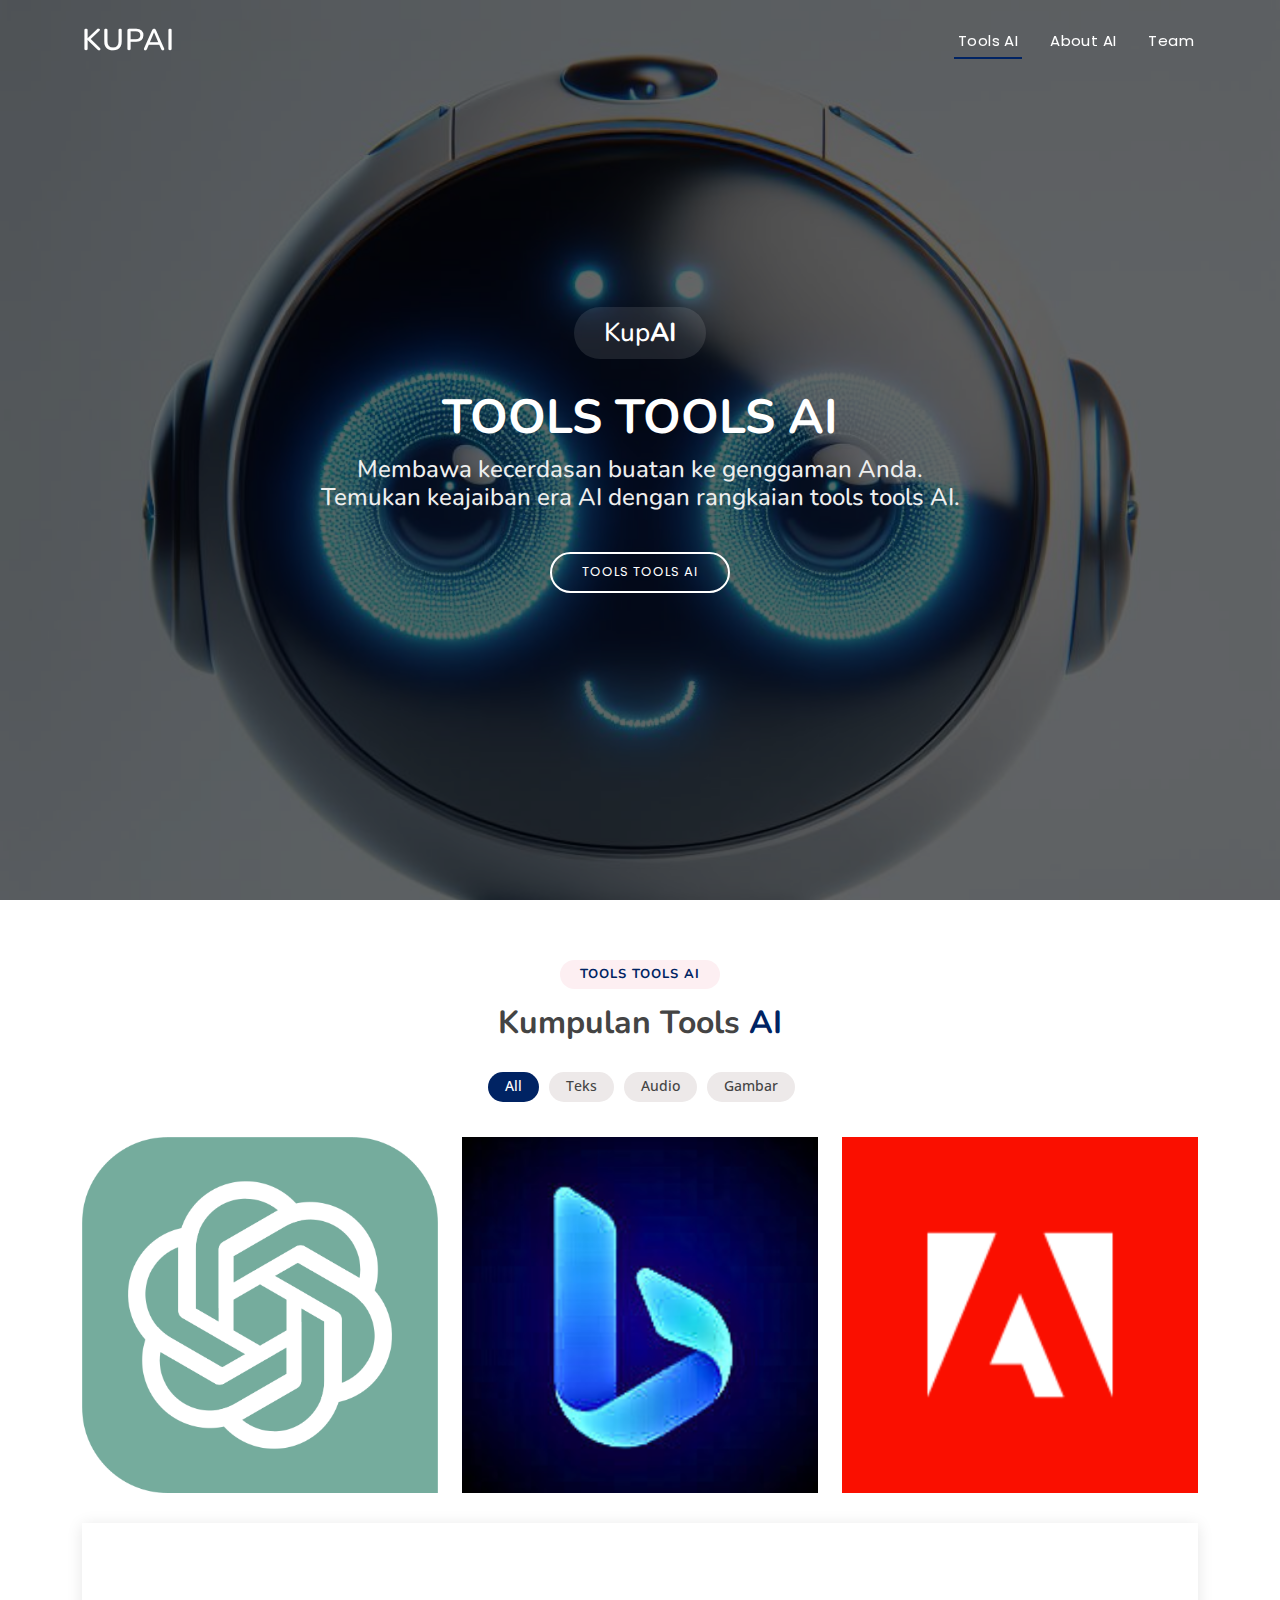
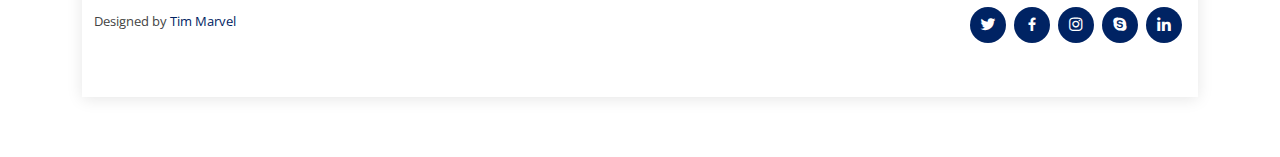
<file: index.html>
<!DOCTYPE html>
<html lang="en">

<head>
  <meta charset="utf-8">
  <meta content="width=device-width, initial-scale=1.0" name="viewport">

  <title>KupAI</title>
  <meta content="" name="description">
  <meta content="" name="keywords">

  <!-- Favicons -->
  <link href="assets/img/icon.png" rel="icon">
  <link href="assets/img/icon.png" rel="apple-touch-icon">

  <!-- Google Fonts -->
  <link href="https://fonts.googleapis.com/css?family=Open+Sans:300,300i,400,400i,600,600i,700,700i|Nunito:300,300i,400,400i,600,600i,700,700i|Poppins:300,300i,400,400i,500,500i,600,600i,700,700i" rel="stylesheet">

  <!-- Vendor CSS Files -->
  <link href="assets/vendor/bootstrap/css/bootstrap.min.css" rel="stylesheet">
  <link href="assets/vendor/bootstrap-icons/bootstrap-icons.css" rel="stylesheet">
  <link href="assets/vendor/boxicons/css/boxicons.min.css" rel="stylesheet">
  <link href="assets/vendor/glightbox/css/glightbox.min.css" rel="stylesheet">
  <link href="assets/vendor/remixicon/remixicon.css" rel="stylesheet">
  <link href="assets/vendor/swiper/swiper-bundle.min.css" rel="stylesheet">

  <link href="assets/css/style.css" rel="stylesheet">

</head>

<body>

  <!-- ======= Header ======= -->
  <header id="header" class="fixed-top ">
    <div class="container d-flex align-items-center justify-content-between">

      <h1 class="logo"><a href="index.html">kupai</a></h1>

      <nav id="navbar" class="navbar">
        <ul>
          <li><a class="nav-link scrollto active" href="index.html">Tools AI</a></li>
          <li><a class="nav-link scrollto" href="artikel.html">About AI</a></li>
          <li><a class="nav-link scrollto" href="team.html">Team</a></li>
        </ul>
        <i class="bi bi-list mobile-nav-toggle"></i>
      </nav><!-- .navbar -->

    </div>
  </header><!-- End Header -->


  <!-- ======= Hero Section ======= -->
  <section id="hero">
    <div class="hero-container">
      <h3>Kup<strong>AI</strong></h3>
      <h1>Tools Tools AI</h1>
      <h2>
        Membawa kecerdasan buatan ke genggaman Anda. <br>Temukan keajaiban era AI dengan rangkaian tools tools AI.</h2>
      <a href="index.html" class="btn-get-started scrollto">Tools Tools AI</a>
    </div>
  </section>

  <main id="main">

    <!-- ======mulai======== -->

    <section id="portfolio" class="portfolio">
      <div class="container">
  
      <div class="section-title">
          <h2>Tools Tools AI</h2>
          <h3>Kumpulan Tools <span>AI</span></h3>
      </div>
  
      <div class="row">
          <div class="col-lg-12 d-flex justify-content-center">
          <ul id="portfolio-flters">
              <li data-filter="*" class="filter-active">All</li>
              <li data-filter=".filter-teks">Teks</li>
              <li data-filter=".filter-audio">Audio</li>
              <li data-filter=".filter-gambar">Gambar</li>
          </ul>
          </div>
      </div>
  
<div class="row portfolio-container">
  <!-- =============(start Thafidz)============== -->
<div class="col-lg-4 col-md-6 portfolio-item filter-teks">
<a href="https://chat.openai.com/"><img src="./assets/img/ai/ChatGPT_logo.png" class="img-fluid" alt=""></a>
<div class="portfolio-info">
    <h4>ChatGPT</h4>
    <p>Ai untuk Teks</p>
</div>
</div>

<div class="col-lg-4 col-md-6 portfolio-item filter-gambar">
<a href="https://www.bing.com/search?q=Bing+AI&showconv=1&wlexpsignin=1"><img src="./assets/img/ai/bing.png" class="img-fluid" alt=""></a>
<div class="portfolio-info">
  <h4>Bing</h4>
  <p>Ai untuk gambar</p>
</div>
</div>

<div class="col-lg-4 col-md-6 portfolio-item filter-audio">
<a href="https://podcast.adobe.com/"><img src="./assets/img/ai/adobe-podcast.png" class="img-fluid" alt=""></a>
<div class="portfolio-info">
  <h4>Adobe podcast</h4>
  <p>Ai untuk audio</p>
</div>
</div>
<!-------->
</div>

  <!-- ======= Footer ======= -->
  <footer id="footer">

    <div class="footer-top">
      <div class="container">
        <div class="row">



    <div class="container d-md-flex py-4">

      <div class="me-md-auto text-center text-md-start">
        <div class="credits">
          Designed by <a href="team.html">Tim Marvel</a>
        </div>
      </div>
      <div class="social-links text-center text-md-right pt-3 pt-md-0">
        <a href="#" class="twitter"><i class="bx bxl-twitter"></i></a>
        <a href="#" class="facebook"><i class="bx bxl-facebook"></i></a>
        <a href="#" class="instagram"><i class="bx bxl-instagram"></i></a>
        <a href="#" class="google-plus"><i class="bx bxl-skype"></i></a>
        <a href="#" class="linkedin"><i class="bx bxl-linkedin"></i></a>
      </div>
    </div>
  </footer><!-- End Footer -->

  <a href="#" class="back-to-top d-flex align-items-center justify-content-center"><i class="bi bi-arrow-up-short"></i></a>

  <!-- Vendor JS Files -->
  <script src="assets/vendor/bootstrap/js/bootstrap.bundle.min.js"></script>
  <script src="assets/vendor/glightbox/js/glightbox.min.js"></script>
  <script src="assets/vendor/isotope-layout/isotope.pkgd.min.js"></script>
  <script src="assets/vendor/swiper/swiper-bundle.min.js"></script>
  <script src="assets/vendor/php-email-form/validate.js"></script>

  <!-- Template Main JS File -->
  <script src="assets/js/main.js"></script>

</body>

</html>
</file>
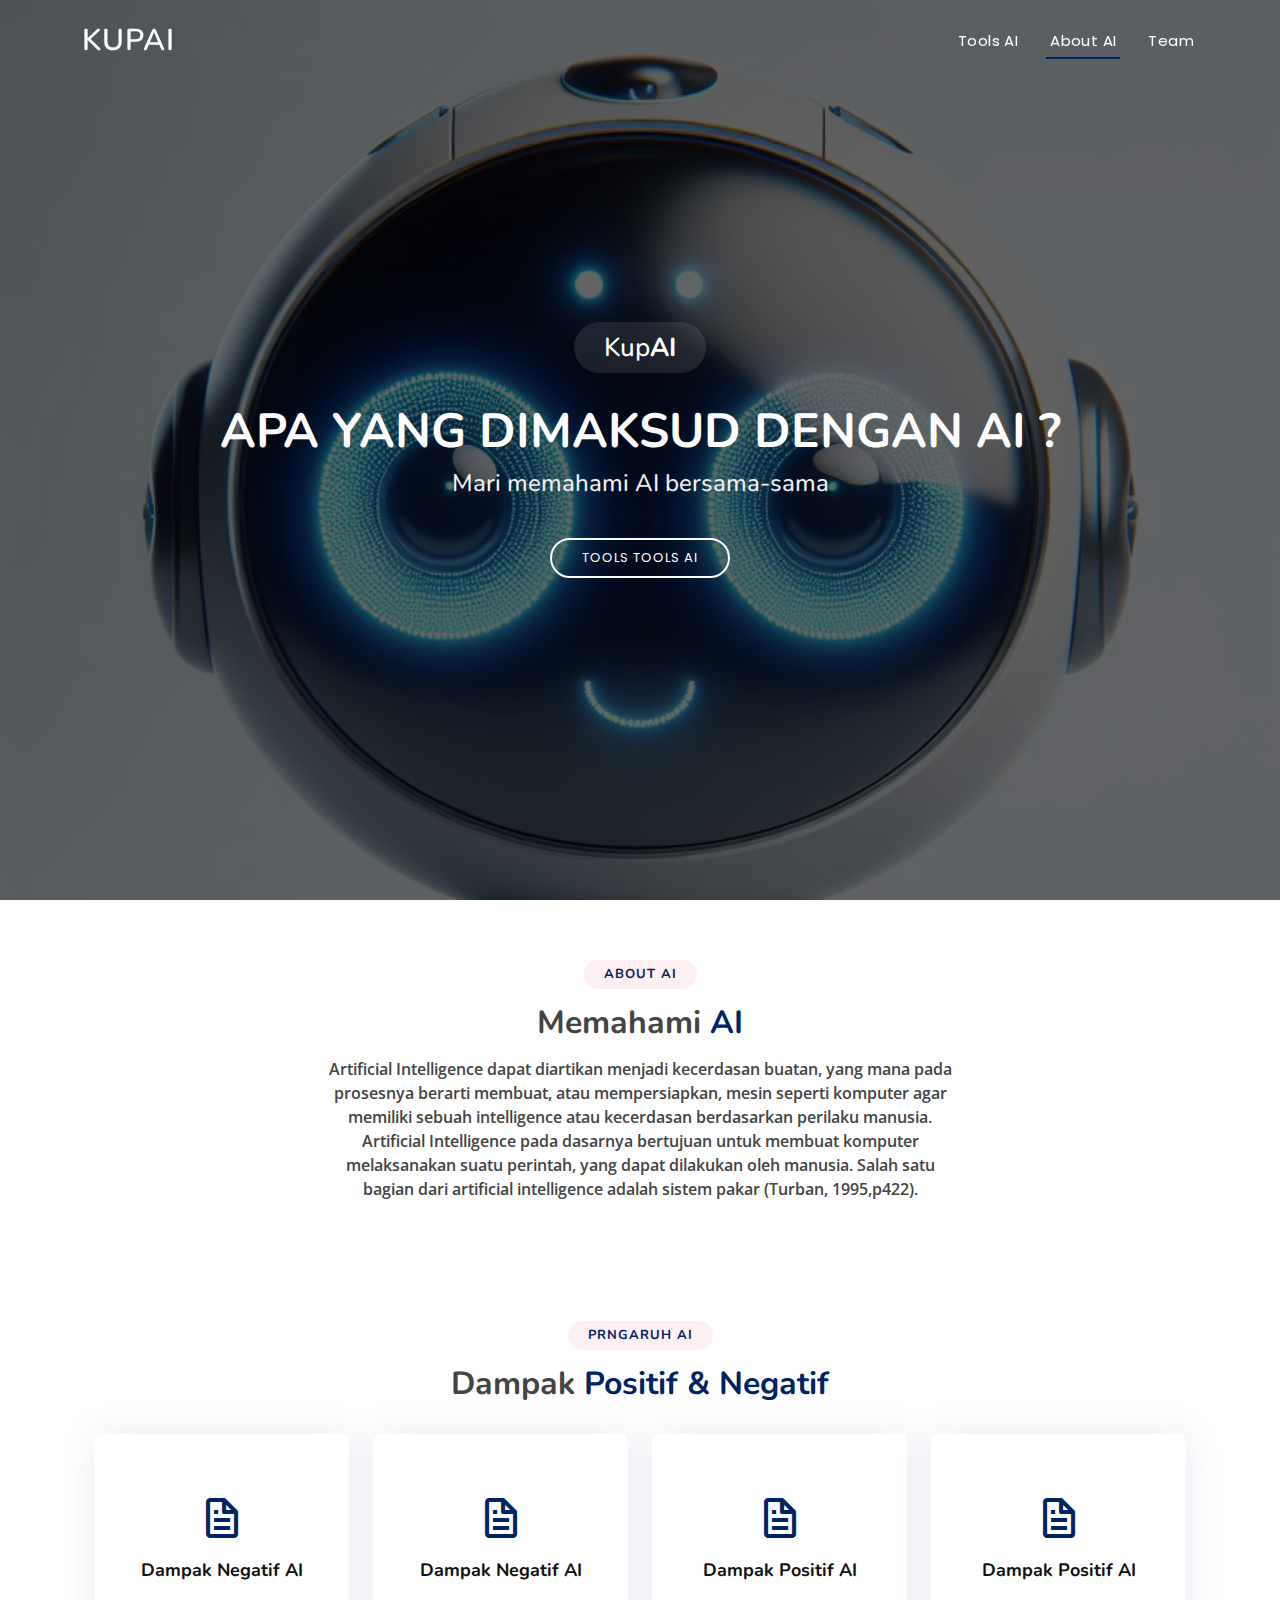
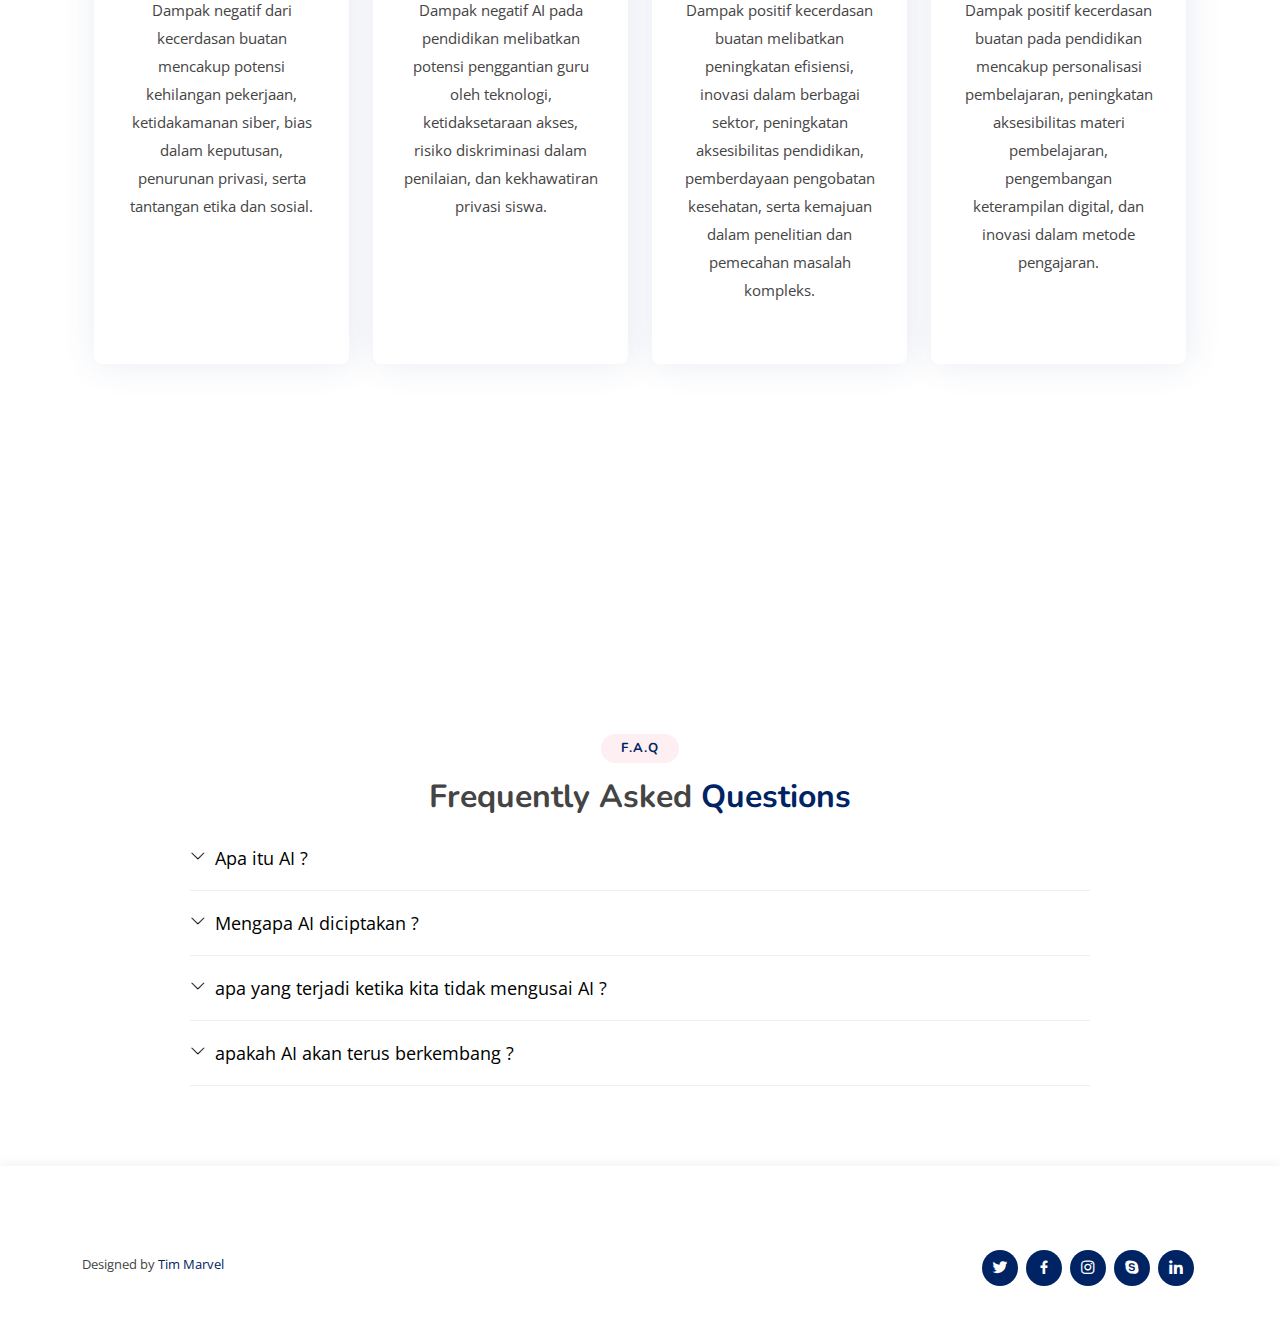
<file: artikel.html>
<!DOCTYPE html>
<html lang="en">

<head>
  <meta charset="utf-8">
  <meta content="width=device-width, initial-scale=1.0" name="viewport">

  <title>KupAI</title>
  <meta content="" name="description">
  <meta content="" name="keywords">

  <!-- Favicons -->
  <link href="assets/img/icon.png" rel="icon">
  <link href="assets/img/icon.png" rel="apple-touch-icon">

  <!-- Google Fonts -->
  <link href="https://fonts.googleapis.com/css?family=Open+Sans:300,300i,400,400i,600,600i,700,700i|Nunito:300,300i,400,400i,600,600i,700,700i|Poppins:300,300i,400,400i,500,500i,600,600i,700,700i" rel="stylesheet">

  <!-- Vendor CSS Files -->
  <link href="assets/vendor/bootstrap/css/bootstrap.min.css" rel="stylesheet">
  <link href="assets/vendor/bootstrap-icons/bootstrap-icons.css" rel="stylesheet">
  <link href="assets/vendor/boxicons/css/boxicons.min.css" rel="stylesheet">
  <link href="assets/vendor/glightbox/css/glightbox.min.css" rel="stylesheet">
  <link href="assets/vendor/remixicon/remixicon.css" rel="stylesheet">
  <link href="assets/vendor/swiper/swiper-bundle.min.css" rel="stylesheet">

  <link href="assets/css/style.css" rel="stylesheet">

</head>

<body>

  <!-- ======= Header ======= -->
  <header id="header" class="fixed-top ">
    <div class="container d-flex align-items-center justify-content-between">

      <h1 class="logo"><a href="index.html">kupai</a></h1>

      <nav id="navbar" class="navbar">
        <ul>
          <li><a class="nav-link scrollto" href="index.html">Tools AI</a></li>
          <li><a class="nav-link scrollto active" href="artikel.html">About AI</a></li>
          <li><a class="nav-link scrollto" href="team.html">Team</a></li>
        </ul>
        <i class="bi bi-list mobile-nav-toggle"></i>
      </nav><!-- .navbar -->

    </div>
  </header><!-- End Header -->


  <!-- ======= Hero Section ======= -->
  <section id="hero">
    <div class="hero-container">
      <h3>Kup<strong>AI</strong></h3>
      <h1>Apa yang dimaksud dengan AI ?</h1>
      <h2>Mari memahami AI bersama-sama</h2>
      <a href="index.html" class="btn-get-started scrollto">Tools Tools AI</a>
    </div>
  </section>

  <main id="main">

    <!-- ============== -->
    <section id="organisasi" class="services">
        <div class="section-title">
          <h2>About AI</h2>
          <h3>Memahami <span>AI</span></h3>
          <p> 
            Artificial Intelligence dapat diartikan menjadi kecerdasan buatan, yang
            mana pada prosesnya berarti membuat, atau mempersiapkan, mesin seperti
            komputer agar memiliki sebuah intelligence atau kecerdasan berdasarkan
            perilaku manusia. Artificial Intelligence pada dasarnya bertujuan untuk
            membuat komputer melaksanakan suatu perintah, yang dapat dilakukan oleh
            manusia. Salah satu bagian dari artificial intelligence adalah sistem pakar
            (Turban, 1995,p422).</p>
        </div>
</section>
        <!-- ======= Services Section ======= -->
        <section id="" class="services">
          <div class="container">
    
            <div class="section-title">
              <h2>Prngaruh AI</h2>
              <h3>Dampak <span>Positif & Negatif</span></h3>
            </div>
    
            <!-- ======= Features Section ======= -->
            

              <div class="container">

        <div class="row">
          <div class="col-md-6 col-lg-3 d-flex align-items-stretch mb-5 mb-lg-0">
            <div class="icon-box">
              <div class="icon"><i class="bx bx-file"></i></div>
              <h4 class="title"><a href="">Dampak Negatif AI</a></h4>
              <p class="description">Dampak negatif dari kecerdasan buatan mencakup potensi kehilangan pekerjaan, ketidakamanan siber, bias dalam keputusan, penurunan privasi, serta tantangan etika dan sosial.</p>
            </div>
          </div>

          <div class="col-md-6 col-lg-3 d-flex align-items-stretch mb-5 mb-lg-0">
            <div class="icon-box">
              <div class="icon"><i class="bx bx-file"></i></div>
              <h4 class="title"><a href="">Dampak Negatif AI</a></h4>
              <p class="description">
              Dampak negatif AI pada pendidikan melibatkan potensi penggantian guru oleh teknologi, ketidaksetaraan akses, risiko diskriminasi dalam penilaian, dan kekhawatiran privasi siswa.
            </p>
            </div>
          </div>

          <div class="col-md-6 col-lg-3 d-flex align-items-stretch mb-5 mb-lg-0">
            <div class="icon-box">
              <div class="icon"><i class="bx bx-file"></i></div>
              <h4 class="title"><a href="">Dampak Positif AI</a></h4>
              <p class="description">Dampak positif kecerdasan buatan melibatkan peningkatan efisiensi, inovasi dalam berbagai sektor, peningkatan aksesibilitas pendidikan, pemberdayaan pengobatan kesehatan, serta kemajuan dalam penelitian dan pemecahan masalah kompleks.</p>
            </div>
          </div>

          <div class="col-md-6 col-lg-3 d-flex align-items-stretch mb-5 mb-lg-0">
            <div class="icon-box">
              <div class="icon"><i class="bx bx-file"></i></div>
              <h4 class="title"><a href="">Dampak Positif AI</a></h4>
              <p class="description">
              Dampak positif kecerdasan buatan pada pendidikan mencakup personalisasi pembelajaran, peningkatan aksesibilitas materi pembelajaran, pengembangan keterampilan digital, dan inovasi dalam metode pengajaran.</p>
            </div>
          </div>

        </div>

      </div>
    </section><!-- End Services Section -->

    

    <!-- ======= Cta Section ======= -->
    <section id="cta" class="cta">
      <div class="container">

        <div class="text-center">
          <h3>Mengapa keseimbangan antara manusia dan AI itu penting ?</h3>
          <p>
            Keseimbangan antara manusia dan kecerdasan buatan penting untuk memastikan keamanan, etika, keadilan, dan keberlanjutan dalam pengembangan serta penggunaan teknologi AI.
            </p>
          <a class="cta-btn" href="index.html">Home</a>
        </div>

      </div>
    </section><!-- End Cta Section -->


    </section><!-- End Portfolio Section -->

</section>
    <!-- ======= F.A.Q Section ======= -->
    <section id="faq" class="faq">
      <div class="container">

        <div class="section-title">
          <h2>F.A.Q</h2>
          <h3>Frequently Asked <span>Questions</span></h3>
        </div>

        <ul class="faq-list">

          <li>
            <div data-bs-toggle="collapse" class="collapsed question" href="#faq1">Apa itu AI ?<i class="bi bi-chevron-down icon-show"></i><i class="bi bi-chevron-up icon-close"></i></div>
            <div id="faq1" class="collapse" data-bs-parent=".faq-list">
              <p>
                AI, atau kecerdasan buatan (Artificial Intelligence), adalah bidang ilmu komputer yang berfokus pada pengembangan sistem yang dapat melakukan tugas yang memerlukan kecerdasan manusia. Sistem AI dirancang untuk menganalisis data, mempelajari pola, mengambil keputusan, dan menyelesaikan tugas dengan atau tanpa interaksi manusia. Ada dua jenis utama AI: AI lemah (narrow AI), yang ditujukan untuk tugas tertentu, dan AI kuat (strong AI), yang memiliki kemampuan seperti manusia dalam berbagai konteks. Metode umum dalam AI termasuk machine learning, neural </p>
            </div>
          </li>

          <li>
            <div data-bs-toggle="collapse" href="#faq3" class="collapsed question">Mengapa AI diciptakan ?<i class="bi bi-chevron-down icon-show"></i><i class="bi bi-chevron-up icon-close"></i></div>
            <div id="faq3" class="collapse" data-bs-parent=".faq-list">
              <p>AI diciptakan untuk mengotomatiskan tugas rutin, menyelesaikan masalah kompleks, meningkatkan kinerja sistem, mendorong inovasi, dan memberikan asisten pribadi, dengan tujuan meningkatkan efisiensi, produktivitas, dan pengalaman pengguna dalam berbagai sektor.
              </p>
            </div>
          </li>

          <li>
            <div data-bs-toggle="collapse" href="#faq4" class="collapsed question">apa yang terjadi ketika kita tidak mengusai AI ?<i class="bi bi-chevron-down icon-show"></i><i class="bi bi-chevron-up icon-close"></i></div>
            <div id="faq4" class="collapse" data-bs-parent=".faq-list">
              <p>Ketidakmenguasaian terhadap AI dapat mengakibatkan ketidakmampuan memanfaatkan potensi penuh teknologi tersebut, meningkatkan ketidaksetaraan global, dan menimbulkan risiko ekonomi, keamanan, dan pekerjaan yang tidak terkendali.
              </p>
            </div>
          </li>

          <li>
            <div data-bs-toggle="collapse" href="#faq5" class="collapsed question">apakah AI akan terus berkembang ?<i class="bi bi-chevron-down icon-show"></i><i class="bi bi-chevron-up icon-close"></i></div>
            <div id="faq5" class="collapse" data-bs-parent=".faq-list">
              <p>Ya, kecerdasan buatan kemungkinan akan terus berkembang dengan cepat karena penelitian dan inovasi terus-menerus, membawa dampak signifikan dalam berbagai sektor kehidupan.
              </p>
            </div>
          </li>
        </ul>

      </div>
    </section><!-- End F.A.Q Section -->

  <!-- ======= Footer ======= -->
  <footer id="footer">

    <div class="footer-top">
      <div class="container">
        <div class="row">



    <div class="container d-md-flex py-4">

      <div class="me-md-auto text-center text-md-start">
        <div class="credits">
          Designed by <a href="team.html">Tim Marvel</a>
        </div>
      </div>
      <div class="social-links text-center text-md-right pt-3 pt-md-0">
        <a href="#" class="twitter"><i class="bx bxl-twitter"></i></a>
        <a href="#" class="facebook"><i class="bx bxl-facebook"></i></a>
        <a href="#" class="instagram"><i class="bx bxl-instagram"></i></a>
        <a href="#" class="google-plus"><i class="bx bxl-skype"></i></a>
        <a href="#" class="linkedin"><i class="bx bxl-linkedin"></i></a>
      </div>
    </div>
  </footer><!-- End Footer -->

  <a href="#" class="back-to-top d-flex align-items-center justify-content-center"><i class="bi bi-arrow-up-short"></i></a>

  <!-- Vendor JS Files -->
  <script src="assets/vendor/bootstrap/js/bootstrap.bundle.min.js"></script>
  <script src="assets/vendor/glightbox/js/glightbox.min.js"></script>
  <script src="assets/vendor/isotope-layout/isotope.pkgd.min.js"></script>
  <script src="assets/vendor/swiper/swiper-bundle.min.js"></script>
  <script src="assets/vendor/php-email-form/validate.js"></script>

  <!-- Template Main JS File -->
  <script src="assets/js/main.js"></script>

</body>

</html>
</file>
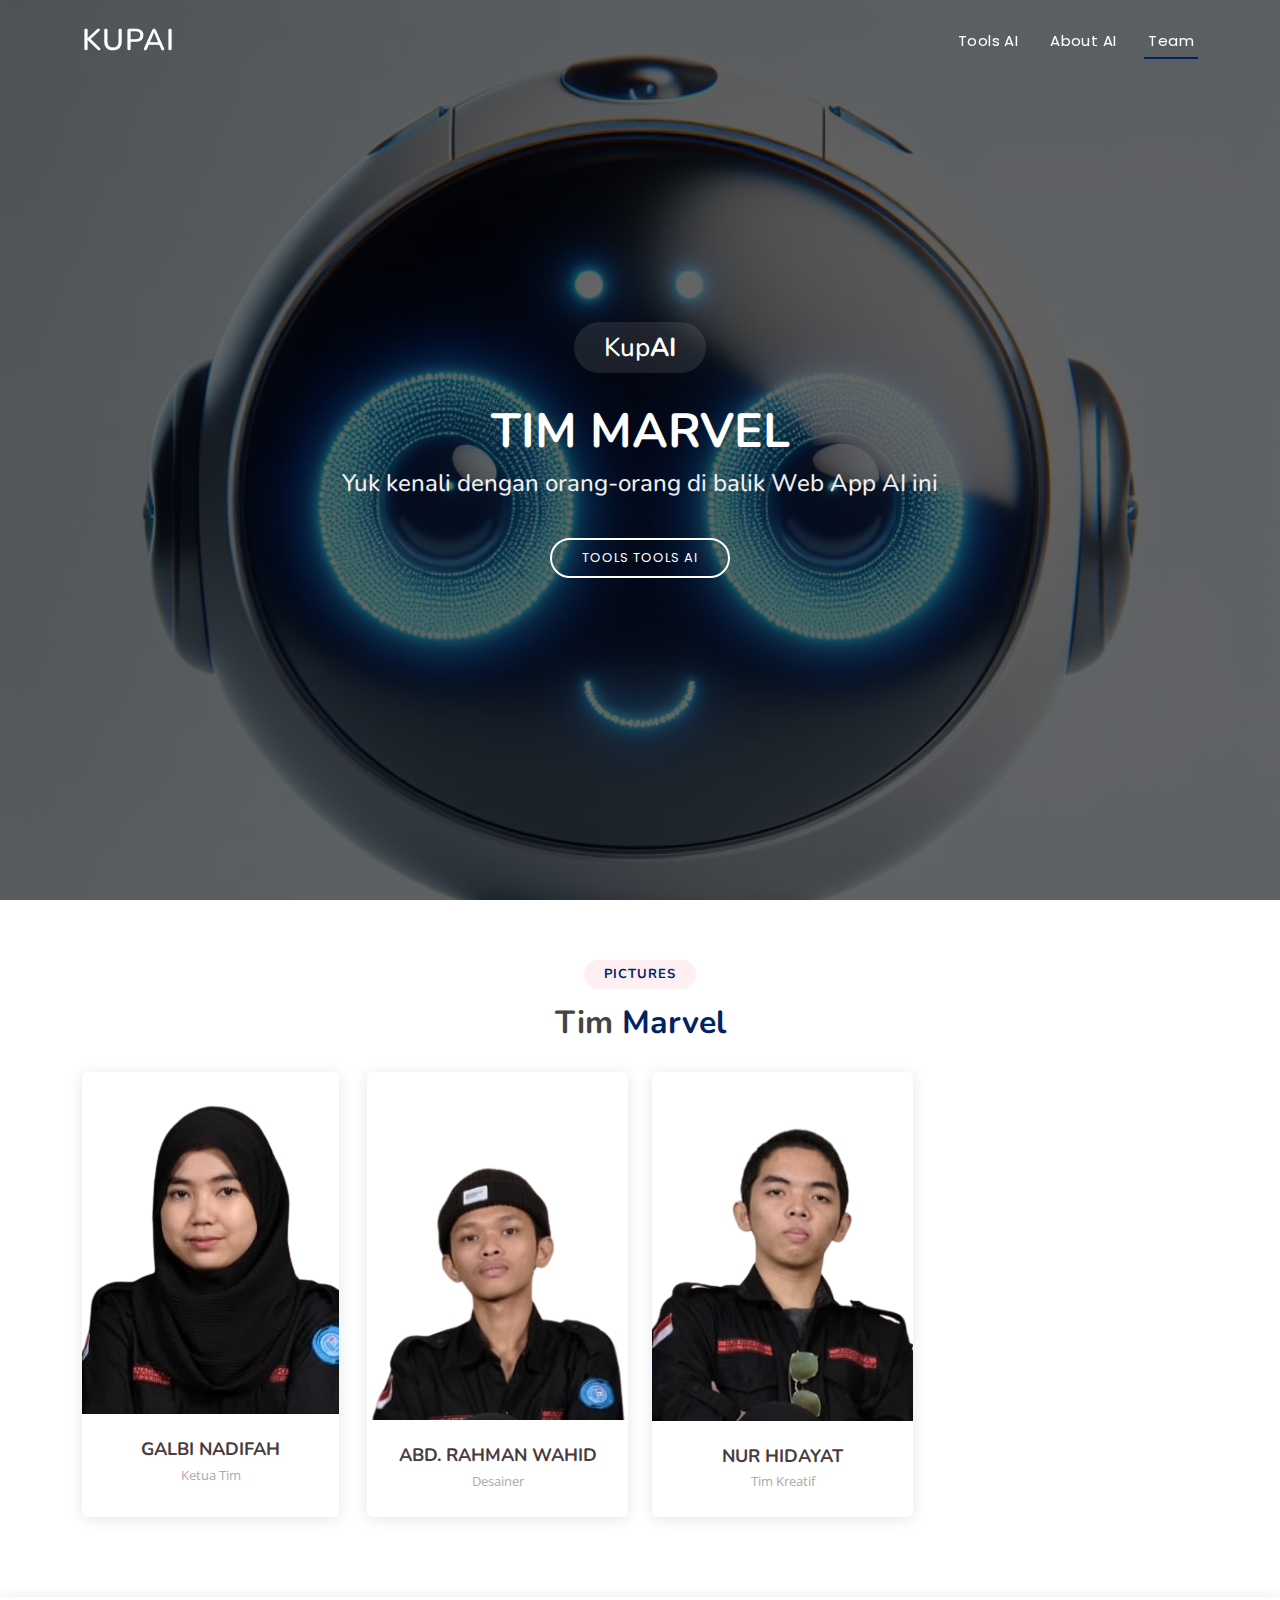
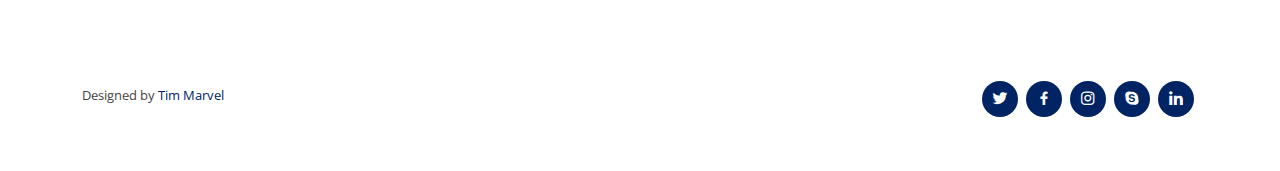
<file: team.html>
<!DOCTYPE html>
<html lang="en">

<head>
  <meta charset="utf-8">
  <meta content="width=device-width, initial-scale=1.0" name="viewport">

  <title>KupAI</title>
  <meta content="" name="description">
  <meta content="" name="keywords">

  <!-- Favicons -->
  <link href="assets/img/icon.png" rel="icon">
  <link href="assets/img/icon.png" rel="apple-touch-icon">

  <!-- Google Fonts -->
  <link href="https://fonts.googleapis.com/css?family=Open+Sans:300,300i,400,400i,600,600i,700,700i|Nunito:300,300i,400,400i,600,600i,700,700i|Poppins:300,300i,400,400i,500,500i,600,600i,700,700i" rel="stylesheet">

  <!-- Vendor CSS Files -->
  <link href="assets/vendor/bootstrap/css/bootstrap.min.css" rel="stylesheet">
  <link href="assets/vendor/bootstrap-icons/bootstrap-icons.css" rel="stylesheet">
  <link href="assets/vendor/boxicons/css/boxicons.min.css" rel="stylesheet">
  <link href="assets/vendor/glightbox/css/glightbox.min.css" rel="stylesheet">
  <link href="assets/vendor/remixicon/remixicon.css" rel="stylesheet">
  <link href="assets/vendor/swiper/swiper-bundle.min.css" rel="stylesheet">

  <link href="assets/css/style.css" rel="stylesheet">

</head>

<body>

  <!-- ======= Header ======= -->
  <header id="header" class="fixed-top ">
    <div class="container d-flex align-items-center justify-content-between">

      <h1 class="logo"><a href="index.html">kupai</a></h1>

      <nav id="navbar" class="navbar">
        <ul>
          <li><a class="nav-link scrollto" href="index.html">Tools AI</a></li>
          <li><a class="nav-link scrollto" href="artikel.html">About AI</a></li>
          <li><a class="nav-link scrollto active" href="team.html">Team</a></li>
        </ul>
        <i class="bi bi-list mobile-nav-toggle"></i>
      </nav><!-- .navbar -->

    </div>
  </header><!-- End Header -->


  <!-- ======= Hero Section ======= -->
  <section id="hero">
    <div class="hero-container">
      <h3>Kup<strong>AI</strong></h3>
      <h1>Tim Marvel</h1>
      <h2>Yuk kenali dengan orang-orang di balik Web App AI ini</h2>
      <a href="index.html" class="btn-get-started scrollto">Tools Tools AI</a>
    </div>
  </section>

  <main id="main">


    <!-- ======= Team Section ======= -->
    <section id="team" class="team">
      <div class="container">

        <div class="section-title">
          <h2>Pictures</h2>
          <h3>Tim <span>Marvel</span></h3>
        </div>

        <div class="row">

          <div class="col-lg-3 col-md-6 d-flex align-items-stretch">
            <div class="member">
              <div class="member-img">
                <img src="assets/img/team/difah.png" class="img-fluid" alt="">
                <div class="social">
                  <a href=""><i class="bi bi-twitter"></i></a>
                  <a href=""><i class="bi bi-facebook"></i></a>
                  <a href=""><i class="bi bi-instagram"></i></a>
                  <a href=""><i class="bi bi-linkedin"></i></a>
                </div>
              </div>
              <div class="member-info">
                <h4>GALBI NADIFAH</h4>
                <span>Ketua Tim</span>
              </div>
            </div>
          </div>

          <div class="col-lg-3 col-md-6 d-flex align-items-stretch">
            <div class="member">
              <div class="member-img">
                <img src="assets/img/team/maman.png" class="img-fluid" alt="">
                <div class="social">
                  <a href=""><i class="bi bi-twitter"></i></a>
                  <a href=""><i class="bi bi-facebook"></i></a>
                  <a href=""><i class="bi bi-instagram"></i></a>
                  <a href=""><i class="bi bi-linkedin"></i></a>
                </div>
              </div>
              <div class="member-info">
                <h4>ABD. RAHMAN WAHID</h4>
                <span>Desainer</span>
              </div>
            </div>
          </div>

          <div class="col-lg-3 col-md-6 d-flex align-items-stretch">
            <div class="member">
              <div class="member-img">
                <img src="assets/img/team/dayat.png" class="img-fluid" alt="">
                <div class="social">
                  <a href=""><i class="bi bi-twitter"></i></a>
                  <a href=""><i class="bi bi-facebook"></i></a>
                  <a href=""><i class="bi bi-instagram"></i></a>
                  <a href=""><i class="bi bi-linkedin"></i></a>
                </div>
              </div>
              <div class="member-info">
                <h4>NUR HIDAYAT</h4>
                <span>Tim Kreatif</span>
              </div>
            </div>
          </div>

        </div>

      </div>
    </section><!-- End Team Section -->
</main><!-- End #main -->

  <!-- ======= Footer ======= -->
  <footer id="footer">

    <div class="footer-top">
      <div class="container">
        <div class="row">



    <div class="container d-md-flex py-4">

      <div class="me-md-auto text-center text-md-start">
        <div class="credits">
          Designed by <a href="team.html">Tim Marvel</a>
        </div>
      </div>
      <div class="social-links text-center text-md-right pt-3 pt-md-0">
        <a href="#" class="twitter"><i class="bx bxl-twitter"></i></a>
        <a href="#" class="facebook"><i class="bx bxl-facebook"></i></a>
        <a href="#" class="instagram"><i class="bx bxl-instagram"></i></a>
        <a href="#" class="google-plus"><i class="bx bxl-skype"></i></a>
        <a href="#" class="linkedin"><i class="bx bxl-linkedin"></i></a>
      </div>
    </div>
  </footer><!-- End Footer -->

  <a href="#" class="back-to-top d-flex align-items-center justify-content-center"><i class="bi bi-arrow-up-short"></i></a>

  <!-- Vendor JS Files -->
  <script src="assets/vendor/bootstrap/js/bootstrap.bundle.min.js"></script>
  <script src="assets/vendor/glightbox/js/glightbox.min.js"></script>
  <script src="assets/vendor/isotope-layout/isotope.pkgd.min.js"></script>
  <script src="assets/vendor/swiper/swiper-bundle.min.js"></script>
  <script src="assets/vendor/php-email-form/validate.js"></script>

  <!-- Template Main JS File -->
  <script src="assets/js/main.js"></script>

</body>

</html>
</file>
<file: assets/css/style.css>
/**
* Template Name: Tempo
* Updated: Jan 09 2024 with Bootstrap v5.3.2
* Template URL: https://bootstrapmade.com/tempo-free-onepage-bootstrap-theme/
* Author: BootstrapMade.com
* License: https://bootstrapmade.com/license/
*/

/*--------------------------------------------------------------
# General
--------------------------------------------------------------*/
body {
  font-family: "Open Sans", sans-serif;
  color: #444444;
}

a {
  color: #002363;
  text-decoration: none;
}

a:hover {
  color: #ea6981;
  text-decoration: none;
}

h1,
h2,
h3,
h4,
h5,
h6 {
  font-family: "Nunito", sans-serif;
}

/*--------------------------------------------------------------
# Back to top button
--------------------------------------------------------------*/
.back-to-top {
  position: fixed;
  visibility: hidden;
  opacity: 0;
  right: 15px;
  bottom: 15px;
  z-index: 996;
  background: #002363;
  width: 40px;
  height: 40px;
  border-radius: 50px;
  transition: all 0.4s;
}

.back-to-top i {
  font-size: 28px;
  color: #fff;
  line-height: 0;
}

.back-to-top:hover {
  background: #002363;
  color: #fff;
}

.back-to-top.active {
  visibility: visible;
  opacity: 1;
}

/*--------------------------------------------------------------
# Header
--------------------------------------------------------------*/
#header {
  transition: all 0.5s;
  z-index: 997;
  padding: 20px 0;
}

#header .logo {
  font-size: 30px;
  margin: 0;
  padding: 0;
  line-height: 1;
  font-weight: 600;
  letter-spacing: 1px;
  text-transform: uppercase;
}

#header .logo a {
  color: #fff;
}

#header .logo img {
  max-height: 40px;
}

#header.header-scrolled,
#header.header-inner-pages {
  background: rgba(0, 0, 0, 0.9);
  padding: 12px 0;
}

/*--------------------------------------------------------------
# Navigation Menu
--------------------------------------------------------------*/
/**
* Desktop Navigation 
*/
.navbar {
  padding: 0;
}

.navbar ul {
  margin: 0;
  padding: 0;
  display: flex;
  list-style: none;
  align-items: center;
}

.navbar li {
  position: relative;
}

.navbar>ul>li {
  white-space: nowrap;
  padding: 10px 0 10px 24px;
}

.navbar a,
.navbar a:focus {
  display: flex;
  align-items: center;
  justify-content: space-between;
  font-family: "Poppins", sans-serif;
  color: #fff;
  font-size: 15px;
  padding: 0 4px;
  white-space: nowrap;
  transition: 0.3s;
  letter-spacing: 0.4px;
  position: relative;
}

.navbar a i,
.navbar a:focus i {
  font-size: 12px;
  line-height: 0;
  margin-left: 5px;
}

.navbar>ul>li>a:before {
  content: "";
  position: absolute;
  width: 100%;
  height: 2px;
  bottom: -6px;
  left: 0;
  background-color: #002363;
  visibility: hidden;
  transform: scaleX(0);
  transition: all 0.3s ease-in-out 0s;
}

.navbar a:hover:before,
.navbar li:hover>a:before,
.navbar .active:before {
  visibility: visible;
  transform: scaleX(1);
}

.navbar a:hover,
.navbar .active,
.navbar .active:focus,
.navbar li:hover>a {
  color: #fff;
}

.navbar .dropdown ul {
  display: block;
  position: absolute;
  left: 24px;
  top: calc(100% + 30px);
  margin: 0;
  padding: 10px 0;
  z-index: 99;
  opacity: 0;
  visibility: hidden;
  background: #fff;
  box-shadow: 0px 0px 30px rgba(127, 137, 161, 0.25);
  transition: 0.3s;
}

.navbar .dropdown ul li {
  min-width: 200px;
}

.navbar .dropdown ul a {
  padding: 10px 20px;
  font-size: 14px;
  text-transform: none;
  color: #493c3e;
}

.navbar .dropdown ul a i {
  font-size: 12px;
}

.navbar .dropdown ul a:hover,
.navbar .dropdown ul .active:hover,
.navbar .dropdown ul li:hover>a {
  color: #002363;
}

.navbar .dropdown:hover>ul {
  opacity: 1;
  top: 100%;
  visibility: visible;
}

.navbar .dropdown .dropdown ul {
  top: 0;
  left: calc(100% - 30px);
  visibility: hidden;
}

.navbar .dropdown .dropdown:hover>ul {
  opacity: 1;
  top: 0;
  left: 100%;
  visibility: visible;
}

@media (max-width: 1366px) {
  .navbar .dropdown .dropdown ul {
    left: -90%;
  }

  .navbar .dropdown .dropdown:hover>ul {
    left: -100%;
  }
}

/**
* Mobile Navigation 
*/
.mobile-nav-toggle {
  color: #fff;
  font-size: 28px;
  cursor: pointer;
  display: none;
  line-height: 0;
  transition: 0.5s;
}

@media (max-width: 991px) {
  .mobile-nav-toggle {
    display: block;
  }

  .navbar ul {
    display: none;
  }
}

.navbar-mobile {
  position: fixed;
  overflow: hidden;
  top: 0;
  right: 0;
  left: 0;
  bottom: 0;
  background: rgba(45, 37, 38, 0.9);
  transition: 0.3s;
  z-index: 999;
}

.navbar-mobile .mobile-nav-toggle {
  position: absolute;
  top: 15px;
  right: 15px;
}

.navbar-mobile ul {
  display: block;
  position: absolute;
  top: 55px;
  right: 15px;
  bottom: 15px;
  left: 15px;
  padding: 10px 0;
  background-color: #fff;
  overflow-y: auto;
  transition: 0.3s;
}

.navbar-mobile>ul>li {
  padding: 0;
}

.navbar-mobile a:hover:before,
.navbar-mobile li:hover>a:before,
.navbar-mobile .active:before {
  visibility: hidden;
}

.navbar-mobile a,
.navbar-mobile a:focus {
  padding: 10px 20px;
  font-size: 15px;
  color: #493c3e;
}

.navbar-mobile a:hover,
.navbar-mobile .active,
.navbar-mobile li:hover>a {
  color: #002363;
}

.navbar-mobile .getstarted,
.navbar-mobile .getstarted:focus {
  margin: 15px;
}

.navbar-mobile .dropdown ul {
  position: static;
  display: none;
  margin: 10px 20px;
  padding: 10px 0;
  z-index: 99;
  opacity: 1;
  visibility: visible;
  background: #fff;
  box-shadow: 0px 0px 30px rgba(127, 137, 161, 0.25);
}

.navbar-mobile .dropdown ul li {
  min-width: 200px;
}

.navbar-mobile .dropdown ul a {
  padding: 10px 20px;
}

.navbar-mobile .dropdown ul a i {
  font-size: 12px;
}

.navbar-mobile .dropdown ul a:hover,
.navbar-mobile .dropdown ul .active:hover,
.navbar-mobile .dropdown ul li:hover>a {
  color: #002363;
}

.navbar-mobile .dropdown>.dropdown-active {
  display: block;
}

/*--------------------------------------------------------------
# Hero Section
--------------------------------------------------------------*/
#hero {
  width: 100%;
  height: 100vh;
  background: url("../img/hero.jpeg") top center;
  background-size: cover;
  position: relative;
}

#hero:before {
  content: "";
  background: rgba(0, 0, 0, 0.6);
  position: absolute;
  bottom: 0;
  top: 0;
  left: 0;
  right: 0;
}

#hero .hero-container {
  position: absolute;
  bottom: 0;
  top: 0;
  left: 0;
  right: 0;
  display: flex;
  justify-content: center;
  align-items: center;
  flex-direction: column;
  text-align: center;
  padding: 0 15px;
}

#hero h3 {
  background: rgba(255, 255, 255, 0.1);
  color: #fff;
  font-size: 26px;
  padding: 10px 30px;
  margin-bottom: 30px;
  border-radius: 50px;
}

#hero h1 {
  margin: 0 0 10px 0;
  font-size: 48px;
  font-weight: 700;
  line-height: 56px;
  text-transform: uppercase;
  color: #fff;
}

#hero h2 {
  color: #eee;
  margin-bottom: 40px;
  font-size: 24px;
}

#hero .btn-get-started {
  font-family: "Poppins", sans-serif;
  text-transform: uppercase;
  font-weight: 400;
  font-size: 13px;
  letter-spacing: 1px;
  display: inline-block;
  padding: 8px 30px 9px 30px;
  border-radius: 50px;
  transition: 0.5s;
  border: 2px solid #fff;
  color: #fff;
}

#hero .btn-get-started:hover {
  background: #002363;
  border: 2px solid #002363;
}

@media (min-width: 1024px) {
  #hero {
    background-attachment: fixed;
  }
}

@media (max-width: 768px) {
  #hero h3 {
    font-size: 22px;
  }

  #hero h1 {
    font-size: 28px;
    line-height: 36px;
  }

  #hero h2 {
    font-size: 18px;
    line-height: 24px;
    margin-bottom: 30px;
  }
}

@media (max-height: 500px) {
  #hero {
    height: 150vh;
  }
}

/*--------------------------------------------------------------
# Sections General
--------------------------------------------------------------*/
section {
  padding: 60px 0;
  overflow: hidden;
}

.section-bg {
  background-color: white;
}

.section-title {
  text-align: center;
  padding-bottom: 30px;
}

.section-title h2 {
  font-size: 13px;
  letter-spacing: 1px;
  font-weight: 700;
  padding: 8px 20px;
  line-height: 1;
  margin: 0;
  background: #fdeff2;
  color: #002363;
  display: inline-block;
  text-transform: uppercase;
  border-radius: 50px;
}

.section-title h3 {
  margin: 15px 0 0 0;
  font-size: 32px;
  font-weight: 700;
}

.section-title h3 span {
  color: #002363;
}

.section-title p {
  margin: 15px auto 0 auto;
  font-weight: 600;
}

@media (min-width: 1024px) {
  .section-title p {
    width: 50%;
  }
}

/*--------------------------------------------------------------
# About
--------------------------------------------------------------*/
.about .content h3 {
  font-weight: 600;
  font-size: 26px;
}

.about .content ul {
  list-style: none;
  padding: 0;
}

.about .content ul li {
  padding-left: 28px;
  position: relative;
}

.about .content ul li+li {
  margin-top: 10px;
}

.about .content ul i {
  position: absolute;
  left: 0;
  top: 2px;
  font-size: 20px;
  color: #002363;
  line-height: 1;
}

.about .content p:last-child {
  margin-bottom: 0;
}

.about .content .btn-learn-more {
  font-family: "Nunito", sans-serif;
  font-weight: 600;
  font-size: 14px;
  letter-spacing: 1px;
  display: inline-block;
  padding: 12px 32px;
  border-radius: 50px;
  transition: 0.3s;
  line-height: 1;
  color: #002363;
  animation-delay: 0.8s;
  margin-top: 6px;
  border: 2px solid #002363;
}

.about .content .btn-learn-more:hover {
  background: #002363;
  color: #fff;
  text-decoration: none;
}

/*--------------------------------------------------------------
# Services
--------------------------------------------------------------*/
.services {
  padding-bottom: 30px;
}

.services .icon-box {
  padding: 60px 30px;
  position: relative;
  overflow: hidden;
  background: #fff;
  box-shadow: 2px 0 35px 0 rgba(68, 88, 144, 0.12);
  transition: all 0.3s ease-in-out;
  border-radius: 8px;
  z-index: 1;
  text-align: center;
}

.services .icon-box::before {
  content: "";
  position: absolute;
  background: #fdeff2;
  right: 0;
  left: 0;
  bottom: 0;
  top: 100%;
  transition: all 0.4s;
  z-index: -1;
}

.services .icon-box:hover::before {
  background: #002363;
  top: 0;
  border-radius: 0px;
}

.services .icon {
  margin-bottom: 15px;
}

.services .icon i {
  font-size: 48px;
  line-height: 1;
  color: #002363;
  transition: all 0.3s ease-in-out;
}

.services .title {
  font-weight: 700;
  margin-bottom: 15px;
  font-size: 18px;
}

.services .title a {
  color: #111;
}

.services .description {
  font-size: 15px;
  line-height: 28px;
  margin-bottom: 0;
}

.services .icon-box:hover .title a,
.services .icon-box:hover .description {
  color: #fff;
}

.services .icon-box:hover .icon i {
  color: #fff;
}

/*--------------------------------------------------------------
# Features
--------------------------------------------------------------*/
.features {
  padding-top: 20px;
}

.features .icon-box {
  display: flex;
  align-items: center;
  padding: 20px;
  transition: ease-in-out 0.3s;
  box-shadow: 2px 0 35px 0 rgba(68, 88, 144, 0.12);
}

.features .icon-box i {
  font-size: 32px;
  padding-right: 10px;
  line-height: 1;
}

.features .icon-box h3 {
  font-weight: 700;
  margin: 0;
  padding: 0;
  line-height: 1;
  font-size: 16px;
}

.features .icon-box h3 a {
  color: #493c3e;
  transition: ease-in-out 0.3s;
}

.features .icon-box:hover a {
  color: #002363;
}

/*--------------------------------------------------------------
# Cta
--------------------------------------------------------------*/
.cta {
  background: linear-gradient(rgba(2, 2, 2, 0.5), rgba(0, 0, 0, 0.8)), url("../img/latar.jpeg") center center;
  background-size: cover;
  padding: 60px 0;
}

.cta h3 {
  color: #fff;
  font-size: 28px;
  font-weight: 700;
}

.cta p {
  color: #fff;
}

.cta .cta-btn {
  font-family: "Nunito", sans-serif;
  text-transform: uppercase;
  font-weight: 500;
  font-size: 16px;
  letter-spacing: 1px;
  display: inline-block;
  padding: 8px 28px;
  border-radius: 25px;
  transition: 0.5s;
  margin-top: 10px;
  border: 2px solid #fff;
  color: #fff;
}

.cta .cta-btn:hover {
  background: #002363;
  border: 2px solid #002363;
}

@media (min-width: 1024px) {
  .cta {
    background-attachment: fixed;
  }
}

/*--------------------------------------------------------------
# Portfolio
--------------------------------------------------------------*/
.portfolio #portfolio-flters {
  padding: 0;
  margin: 0 auto 25px auto;
  list-style: none;
  text-align: center;
  border-radius: 50px;
}

.portfolio #portfolio-flters li {
  cursor: pointer;
  display: inline-block;
  padding: 7px 17px 9px 17px;
  font-size: 14px;
  font-weight: 500;
  line-height: 1;
  color: #444444;
  margin: 0 3px 10px 3px;
  transition: all ease-in-out 0.3s;
  background: #ede9e9;
  border-radius: 50px;
}

.portfolio #portfolio-flters li:hover,
.portfolio #portfolio-flters li.filter-active {
  color: #fff;
  background: #002363;
}

.portfolio #portfolio-flters li:last-child {
  margin-right: 0;
}

.portfolio .portfolio-item {
  margin-bottom: 30px;
  overflow: hidden;
}

.portfolio .portfolio-item img {
  position: relative;
  top: 0;
  transition: all 0.6s cubic-bezier(0.645, 0.045, 0.355, 1);
}

.portfolio .portfolio-item .portfolio-info {
  opacity: 0;
  position: absolute;
  left: 15px;
  right: 15px;
  bottom: -50px;
  z-index: 3;
  transition: all ease-in-out 0.3s;
  background: #002363;
  padding: 15px 20px;
}

.portfolio .portfolio-item .portfolio-info h4 {
  font-size: 18px;
  color: #fff;
  font-weight: 600;
}

.portfolio .portfolio-item .portfolio-info p {
  color: #fff;
  font-size: 14px;
  margin-bottom: 0;
}

.portfolio .portfolio-item .portfolio-info .preview-link,
.portfolio .portfolio-item .portfolio-info .details-link {
  position: absolute;
  right: 50px;
  font-size: 24px;
  top: calc(50% - 18px);
  color: white;
  transition: ease-in-out 0.3s;
}

.portfolio .portfolio-item .portfolio-info .preview-link:hover,
.portfolio .portfolio-item .portfolio-info .details-link:hover {
  color: #f7c2cc;
}

.portfolio .portfolio-item .portfolio-info .details-link {
  right: 15px;
}

.portfolio .portfolio-item:hover img {
  top: -30px;
}

.portfolio .portfolio-item:hover .portfolio-info {
  opacity: 1;
  bottom: 0;
}

/*--------------------------------------------------------------
# Portfolio Details
--------------------------------------------------------------*/
.portfolio-details {
  padding-top: 40px;
}

.portfolio-details .portfolio-details-slider img {
  width: 100%;
}

.portfolio-details .portfolio-details-slider .swiper-pagination {
  margin-top: 20px;
  position: relative;
}

.portfolio-details .portfolio-details-slider .swiper-pagination .swiper-pagination-bullet {
  width: 12px;
  height: 12px;
  background-color: #fff;
  opacity: 1;
  border: 1px solid #002363;
}

.portfolio-details .portfolio-details-slider .swiper-pagination .swiper-pagination-bullet-active {
  background-color: #002363;
}

.portfolio-details .portfolio-info {
  padding: 30px;
  box-shadow: 0px 0 30px rgba(73, 60, 62, 0.08);
}

.portfolio-details .portfolio-info h3 {
  font-size: 22px;
  font-weight: 700;
  margin-bottom: 20px;
  padding-bottom: 20px;
  border-bottom: 1px solid #eee;
}

.portfolio-details .portfolio-info ul {
  list-style: none;
  padding: 0;
  font-size: 15px;
}

.portfolio-details .portfolio-info ul li+li {
  margin-top: 10px;
}

.portfolio-details .portfolio-description {
  padding-top: 30px;
}

.portfolio-details .portfolio-description h2 {
  font-size: 26px;
  font-weight: 700;
  margin-bottom: 20px;
}

.portfolio-details .portfolio-description p {
  padding: 0;
}

/*--------------------------------------------------------------
# Pricing
--------------------------------------------------------------*/
.pricing .box {
  padding: 20px;
  background: #f9f9f9;
  text-align: center;
  border-radius: 8px;
  position: relative;
  overflow: hidden;
  border: 2px solid #f9f9f9;
}

.pricing .box h3 {
  font-weight: 400;
  padding: 15px;
  margin-top: 15px;
  font-size: 20px;
  font-weight: 600;
  color: #493c3e;
}

.pricing .box h4 {
  font-size: 42px;
  color: #002363;
  font-weight: 500;
  font-family: "Open Sans", sans-serif;
  margin-bottom: 20px;
}

.pricing .box h4 sup {
  font-size: 20px;
  top: -15px;
  left: -3px;
}

.pricing .box h4 span {
  color: #bababa;
  font-size: 16px;
  font-weight: 300;
}

.pricing .box ul {
  padding: 0;
  list-style: none;
  color: #493c3e;
  text-align: center;
  line-height: 20px;
  font-size: 14px;
}

.pricing .box ul li {
  padding-bottom: 16px;
}

.pricing .box ul i {
  color: #002363;
  font-size: 18px;
  padding-right: 4px;
}

.pricing .box ul .na {
  color: #ccc;
  text-decoration: line-through;
}

.pricing .box .btn-wrap {
  padding: 15px;
  text-align: center;
}

.pricing .box .btn-buy {
  display: inline-block;
  padding: 8px 40px 10px 40px;
  border-radius: 50px;
  border: 2px solid #002363;
  color: #002363;
  font-size: 14px;
  font-weight: 400;
  font-family: "Nunito", sans-serif;
  font-weight: 600;
  transition: 0.3s;
}

.pricing .box .btn-buy:hover {
  background: #002363;
  color: #fff;
}

.pricing .recommended {
  border-color: #002363;
}

.pricing .recommended .btn-buy {
  background: #002363;
  color: #fff;
}

.pricing .recommended .btn-buy:hover {
  background: #d91e42;
  border-color: #d91e42;
}

.pricing .recommended-badge {
  position: absolute;
  top: 5px;
  left: 50%;
  transform: translateX(-50%);
  z-index: 1;
  font-size: 13px;
  padding: 3px 25px 6px 25px;
  background: #fce6ea;
  color: #002363;
  border-radius: 50px;
}

/*--------------------------------------------------------------
# F.A.Q
--------------------------------------------------------------*/
.faq {
  padding: 60px 0;
}

.faq .faq-list {
  padding: 0;
  list-style: none;
}

.faq .faq-list li {
  border-bottom: 1px solid #f1eeef;
  margin-bottom: 20px;
  padding-bottom: 20px;
}

.faq .faq-list .question {
  display: block;
  position: relative;
  font-family: #002363;
  font-size: 18px;
  line-height: 24px;
  font-weight: 400;
  padding-left: 25px;
  cursor: pointer;
  color: #d01d3f;
  transition: 0.3s;
}

.faq .faq-list i {
  font-size: 16px;
  position: absolute;
  left: 0;
  top: -2px;
}

.faq .faq-list p {
  margin-bottom: 0;
  padding: 10px 0 0 25px;
}

.faq .faq-list .icon-show {
  display: none;
}

.faq .faq-list .collapsed {
  color: black;
}

.faq .faq-list .collapsed:hover {
  color: #002363;
}

.faq .faq-list .collapsed .icon-show {
  display: inline-block;
  transition: 0.6s;
}

.faq .faq-list .collapsed .icon-close {
  display: none;
  transition: 0.6s;
}

@media (min-width: 1280px) {
  .faq .container {
    padding: 0 120px;
  }
}

/*--------------------------------------------------------------
# Team
--------------------------------------------------------------*/
.team {
  background: #fff;
  padding: 60px 0;
}

.team .member {
  margin-bottom: 20px;
  overflow: hidden;
  text-align: center;
  border-radius: 5px;
  background: #fff;
  box-shadow: 0px 2px 15px rgba(0, 0, 0, 0.1);
}

.team .member .member-img {
  position: relative;
  overflow: hidden;
}

.team .member .social {
  position: absolute;
  left: 0;
  bottom: 0;
  right: 0;
  height: 40px;
  opacity: 0;
  transition: ease-in-out 0.3s;
  background: rgba(255, 255, 255, 0.85);
  display: flex;
  align-items: center;
  justify-content: center;
}

.team .member .social a {
  transition: color 0.3s;
  color: #493c3e;
  margin: 0 10px;
  display: inline-flex;
  align-items: center;
  justify-content: center;
}

.team .member .social a i {
  line-height: 0;
}

.team .member .social a:hover {
  color: #002363;
}

.team .member .social i {
  font-size: 18px;
  margin: 0 2px;
}

.team .member .member-info {
  padding: 25px 15px;
}

.team .member .member-info h4 {
  font-weight: 700;
  margin-bottom: 5px;
  font-size: 18px;
  color: #493c3e;
}

.team .member .member-info span {
  display: block;
  font-size: 13px;
  font-weight: 400;
  color: #aaaaaa;
}

.team .member .member-info p {
  font-style: italic;
  font-size: 14px;
  line-height: 26px;
  color: #777777;
}

.team .member:hover .social {
  opacity: 1;
}

/*--------------------------------------------------------------
# Contact
--------------------------------------------------------------*/
.contact .info {
  width: 100%;
  background: #fff;
}

.contact .info i {
  font-size: 20px;
  color: #002363;
  float: left;
  width: 44px;
  height: 44px;
  background: #fdeff2;
  display: flex;
  justify-content: center;
  align-items: center;
  border-radius: 50px;
  transition: all 0.3s ease-in-out;
}

.contact .info h4 {
  padding: 0 0 0 60px;
  font-size: 22px;
  font-weight: 600;
  margin-bottom: 5px;
  color: #493c3e;
}

.contact .info p {
  padding: 0 0 0 60px;
  margin-bottom: 0;
  font-size: 14px;
  color: #816a6e;
}

.contact .info .email,
.contact .info .phone {
  margin-top: 40px;
}

.contact .info .email:hover i,
.contact .info .address:hover i,
.contact .info .phone:hover i {
  background: #002363;
  color: #fff;
}

.contact .php-email-form {
  width: 100%;
  background: #fff;
}

.contact .php-email-form .form-group {
  padding-bottom: 8px;
}

.contact .php-email-form .error-message {
  display: none;
  color: #fff;
  background: #ed3c0d;
  text-align: left;
  padding: 15px;
  font-weight: 600;
}

.contact .php-email-form .error-message br+br {
  margin-top: 25px;
}

.contact .php-email-form .sent-message {
  display: none;
  color: #fff;
  background: #18d26e;
  text-align: center;
  padding: 15px;
  font-weight: 600;
}

.contact .php-email-form .loading {
  display: none;
  background: #fff;
  text-align: center;
  padding: 15px;
}

.contact .php-email-form .loading:before {
  content: "";
  display: inline-block;
  border-radius: 50%;
  width: 24px;
  height: 24px;
  margin: 0 10px -6px 0;
  border: 3px solid #18d26e;
  border-top-color: #eee;
  animation: animate-loading 1s linear infinite;
}

.contact .php-email-form input,
.contact .php-email-form textarea {
  border-radius: 0;
  box-shadow: none;
  font-size: 14px;
}

.contact .php-email-form input:focus,
.contact .php-email-form textarea:focus {
  border-color: #002363;
}

.contact .php-email-form input {
  height: 44px;
}

.contact .php-email-form textarea {
  padding: 10px 12px;
}

.contact .php-email-form button[type=submit] {
  background: #002363;
  border: 0;
  padding: 10px 28px;
  color: #fff;
  transition: 0.4s;
  border-radius: 50px;
}

.contact .php-email-form button[type=submit]:hover {
  background: #d01d3f;
}

@keyframes animate-loading {
  0% {
    transform: rotate(0deg);
  }

  100% {
    transform: rotate(360deg);
  }
}

/*--------------------------------------------------------------
# Breadcrumbs
--------------------------------------------------------------*/
.breadcrumbs {
  padding: 15px 0;
  background: #f6f4f4;
  margin-top: 67px;
}

@media (max-width: 992px) {
  .breadcrumbs {
    margin-top: 50px;
  }
}

.breadcrumbs h2 {
  font-size: 26px;
  font-weight: 600;
}

.breadcrumbs ol {
  display: flex;
  flex-wrap: wrap;
  list-style: none;
  padding: 0 0 10px 0;
  margin: 0;
  font-size: 14px;
}

.breadcrumbs ol li+li {
  padding-left: 10px;
}

.breadcrumbs ol li+li::before {
  display: inline-block;
  padding-right: 10px;
  color: #655356;
  content: "/";
}

/*--------------------------------------------------------------
# Blog
--------------------------------------------------------------*/
.blog {
  padding: 40px 0 20px 0;
}

.blog .entry {
  padding: 30px;
  margin-bottom: 60px;
  box-shadow: 0 4px 16px rgba(0, 0, 0, 0.1);
}

.blog .entry .entry-img {
  max-height: 440px;
  margin: -30px -30px 20px -30px;
  overflow: hidden;
}

.blog .entry .entry-title {
  font-size: 28px;
  font-weight: bold;
  padding: 0;
  margin: 0 0 20px 0;
}

.blog .entry .entry-title a {
  color: #493c3e;
  transition: 0.3s;
}

.blog .entry .entry-title a:hover {
  color: #002363;
}

.blog .entry .entry-meta {
  margin-bottom: 15px;
  color: #b1a0a3;
}

.blog .entry .entry-meta ul {
  display: flex;
  flex-wrap: wrap;
  list-style: none;
  align-items: center;
  padding: 0;
  margin: 0;
}

.blog .entry .entry-meta ul li+li {
  padding-left: 20px;
}

.blog .entry .entry-meta i {
  font-size: 16px;
  margin-right: 8px;
  line-height: 0;
}

.blog .entry .entry-meta a {
  color: #777777;
  font-size: 14px;
  display: inline-block;
  line-height: 1;
}

.blog .entry .entry-content p {
  line-height: 24px;
}

.blog .entry .entry-content .read-more {
  -moz-text-align-last: right;
  text-align-last: right;
}

.blog .entry .entry-content .read-more a {
  display: inline-block;
  background: #002363;
  color: #fff;
  padding: 6px 20px;
  transition: 0.3s;
  font-size: 14px;
  border-radius: 4px;
}

.blog .entry .entry-content .read-more a:hover {
  background: #52b0e7;
}

.blog .entry .entry-content h3 {
  font-size: 22px;
  margin-top: 30px;
  font-weight: bold;
}

.blog .entry .entry-content blockquote {
  overflow: hidden;
  background-color: #fafafa;
  padding: 60px;
  position: relative;
  text-align: center;
  margin: 20px 0;
}

.blog .entry .entry-content blockquote p {
  color: #444444;
  line-height: 1.6;
  margin-bottom: 0;
  font-style: italic;
  font-weight: 500;
  font-size: 22px;
}

.blog .entry .entry-content blockquote::after {
  content: "";
  position: absolute;
  left: 0;
  top: 0;
  bottom: 0;
  width: 3px;
  background-color: #493c3e;
  margin-top: 20px;
  margin-bottom: 20px;
}

.blog .entry .entry-footer {
  padding-top: 10px;
  border-top: 1px solid #e6e6e6;
}

.blog .entry .entry-footer i {
  color: #9a8487;
  display: inline;
}

.blog .entry .entry-footer a {
  color: #57484a;
  transition: 0.3s;
}

.blog .entry .entry-footer a:hover {
  color: #002363;
}

.blog .entry .entry-footer .cats {
  list-style: none;
  display: inline;
  padding: 0 20px 0 0;
  font-size: 14px;
}

.blog .entry .entry-footer .cats li {
  display: inline-block;
}

.blog .entry .entry-footer .tags {
  list-style: none;
  display: inline;
  padding: 0;
  font-size: 14px;
}

.blog .entry .entry-footer .tags li {
  display: inline-block;
}

.blog .entry .entry-footer .tags li+li::before {
  padding-right: 6px;
  color: #6c757d;
  content: ",";
}

.blog .entry .entry-footer .share {
  font-size: 16px;
}

.blog .entry .entry-footer .share i {
  padding-left: 5px;
}

.blog .entry-single {
  margin-bottom: 30px;
}

.blog .blog-author {
  padding: 20px;
  margin-bottom: 30px;
  box-shadow: 0 4px 16px rgba(0, 0, 0, 0.1);
}

.blog .blog-author img {
  width: 120px;
  margin-right: 20px;
}

.blog .blog-author h4 {
  font-weight: 600;
  font-size: 22px;
  margin-bottom: 0px;
  padding: 0;
  color: #493c3e;
}

.blog .blog-author .social-links {
  margin: 0 10px 10px 0;
}

.blog .blog-author .social-links a {
  color: rgba(73, 60, 62, 0.5);
  margin-right: 5px;
}

.blog .blog-author p {
  font-style: italic;
  color: #b7b7b7;
}

.blog .blog-comments {
  margin-bottom: 30px;
}

.blog .blog-comments .comments-count {
  font-weight: bold;
}

.blog .blog-comments .comment {
  margin-top: 30px;
  position: relative;
}

.blog .blog-comments .comment .comment-img {
  margin-right: 14px;
}

.blog .blog-comments .comment .comment-img img {
  width: 60px;
}

.blog .blog-comments .comment h5 {
  font-size: 16px;
  margin-bottom: 2px;
}

.blog .blog-comments .comment h5 a {
  font-weight: bold;
  color: #444444;
  transition: 0.3s;
}

.blog .blog-comments .comment h5 a:hover {
  color: #002363;
}

.blog .blog-comments .comment h5 .reply {
  padding-left: 10px;
  color: #493c3e;
}

.blog .blog-comments .comment h5 .reply i {
  font-size: 20px;
}

.blog .blog-comments .comment time {
  display: block;
  font-size: 14px;
  color: #655356;
  margin-bottom: 5px;
}

.blog .blog-comments .comment.comment-reply {
  padding-left: 40px;
}

.blog .blog-comments .reply-form {
  margin-top: 30px;
  padding: 30px;
  box-shadow: 0 4px 16px rgba(0, 0, 0, 0.1);
}

.blog .blog-comments .reply-form h4 {
  font-weight: bold;
  font-size: 22px;
}

.blog .blog-comments .reply-form p {
  font-size: 14px;
}

.blog .blog-comments .reply-form input {
  border-radius: 4px;
  padding: 10px 10px;
  font-size: 14px;
}

.blog .blog-comments .reply-form input:focus {
  box-shadow: none;
  border-color: #96b8f0;
}

.blog .blog-comments .reply-form textarea {
  border-radius: 4px;
  padding: 10px 10px;
  font-size: 14px;
}

.blog .blog-comments .reply-form textarea:focus {
  box-shadow: none;
  border-color: #96b8f0;
}

.blog .blog-comments .reply-form .form-group {
  margin-bottom: 25px;
}

.blog .blog-comments .reply-form .btn-primary {
  border-radius: 4px;
  padding: 10px 20px;
  border: 0;
  background-color: #493c3e;
}

.blog .blog-comments .reply-form .btn-primary:hover {
  background-color: #57484a;
}

.blog .blog-pagination {
  color: #816a6e;
}

.blog .blog-pagination ul {
  display: flex;
  padding: 0;
  margin: 0;
  list-style: none;
}

.blog .blog-pagination li {
  margin: 0 5px;
  transition: 0.3s;
}

.blog .blog-pagination li a {
  color: #493c3e;
  padding: 7px 16px;
  display: flex;
  align-items: center;
  justify-content: center;
}

.blog .blog-pagination li.active,
.blog .blog-pagination li:hover {
  background: #002363;
}

.blog .blog-pagination li.active a,
.blog .blog-pagination li:hover a {
  color: #fff;
}

.blog .sidebar {
  padding: 30px;
  margin: 0 0 60px 20px;
  box-shadow: 0 4px 16px rgba(0, 0, 0, 0.1);
}

.blog .sidebar .sidebar-title {
  font-size: 20px;
  font-weight: 700;
  padding: 0 0 0 0;
  margin: 0 0 15px 0;
  color: #493c3e;
  position: relative;
}

.blog .sidebar .sidebar-item {
  margin-bottom: 30px;
}

.blog .sidebar .search-form form {
  background: #fff;
  border: 1px solid #ddd;
  padding: 3px 10px;
  position: relative;
}

.blog .sidebar .search-form form input[type=text] {
  border: 0;
  padding: 4px;
  border-radius: 4px;
  width: calc(100% - 40px);
}

.blog .sidebar .search-form form button {
  position: absolute;
  top: 0;
  right: 0;
  bottom: 0;
  border: 0;
  background: none;
  font-size: 16px;
  padding: 0 15px;
  margin: -1px;
  background: #002363;
  color: #fff;
  transition: 0.3s;
  border-radius: 0 4px 4px 0;
  line-height: 0;
}

.blog .sidebar .search-form form button i {
  line-height: 0;
}

.blog .sidebar .search-form form button:hover {
  background: #e64e6b;
}

.blog .sidebar .categories ul {
  list-style: none;
  padding: 0;
}

.blog .sidebar .categories ul li+li {
  padding-top: 10px;
}

.blog .sidebar .categories ul a {
  color: #493c3e;
  transition: 0.3s;
}

.blog .sidebar .categories ul a:hover {
  color: #002363;
}

.blog .sidebar .categories ul a span {
  padding-left: 5px;
  color: #aaaaaa;
  font-size: 14px;
}

.blog .sidebar .recent-posts .post-item+.post-item {
  margin-top: 15px;
}

.blog .sidebar .recent-posts img {
  width: 80px;
  float: left;
}

.blog .sidebar .recent-posts h4 {
  font-size: 15px;
  margin-left: 95px;
  font-weight: bold;
}

.blog .sidebar .recent-posts h4 a {
  color: #493c3e;
  transition: 0.3s;
}

.blog .sidebar .recent-posts h4 a:hover {
  color: #002363;
}

.blog .sidebar .recent-posts time {
  display: block;
  margin-left: 95px;
  font-style: italic;
  font-size: 14px;
  color: #aaaaaa;
}

.blog .sidebar .tags {
  margin-bottom: -10px;
}

.blog .sidebar .tags ul {
  list-style: none;
  padding: 0;
}

.blog .sidebar .tags ul li {
  display: inline-block;
}

.blog .sidebar .tags ul a {
  color: #8e767a;
  font-size: 14px;
  padding: 6px 14px;
  margin: 0 6px 8px 0;
  border: 1px solid #f6f4f4;
  display: inline-block;
  transition: 0.3s;
}

.blog .sidebar .tags ul a:hover {
  color: #fff;
  border: 1px solid #002363;
  background: #002363;
}

.blog .sidebar .tags ul a span {
  padding-left: 5px;
  color: #dfd8d9;
  font-size: 14px;
}

/*--------------------------------------------------------------
# Footer
--------------------------------------------------------------*/
#footer {
  color: #444444;
  font-size: 14px;
  background: #f6f4f4;
  box-shadow: 0px 2px 15px rgba(0, 0, 0, 0.1);
}

#footer .footer-top {
  padding: 60px 0 30px 0;
  background: #fff;
}

#footer .footer-top .footer-contact {
  margin-bottom: 30px;
}

#footer .footer-top .footer-contact h4 {
  font-size: 22px;
  margin: 0 0 30px 0;
  padding: 2px 0 2px 0;
  line-height: 1;
  font-weight: 700;
}

#footer .footer-top .footer-contact p {
  font-size: 14px;
  line-height: 24px;
  margin-bottom: 0;
  font-family: "Nunito", sans-serif;
  color: #777777;
}

#footer .footer-top h4 {
  font-size: 16px;
  font-weight: bold;
  color: #444444;
  position: relative;
  padding-bottom: 12px;
}

#footer .footer-top .footer-links {
  margin-bottom: 30px;
}

#footer .footer-top .footer-links ul {
  list-style: none;
  padding: 0;
  margin: 0;
}

#footer .footer-top .footer-links ul i {
  padding-right: 2px;
  color: #96b8f0;
  font-size: 18px;
  line-height: 1;
}

#footer .footer-top .footer-links ul li {
  padding: 10px 0;
  display: flex;
  align-items: center;
}

#footer .footer-top .footer-links ul li:first-child {
  padding-top: 0;
}

#footer .footer-top .footer-links ul a {
  color: #777777;
  transition: 0.3s;
  display: inline-block;
  line-height: 1;
}

#footer .footer-top .footer-links ul a:hover {
  text-decoration: none;
  color: #002363;
}

#footer .footer-newsletter {
  font-size: 15px;
}

#footer .footer-newsletter h4 {
  font-size: 16px;
  font-weight: bold;
  color: #444444;
  position: relative;
  padding-bottom: 12px;
}

#footer .footer-newsletter form {
  margin-top: 30px;
  background: #fff;
  padding: 6px 10px;
  position: relative;
  border-radius: 50px;
  text-align: left;
  border: 1px solid #96b8f0;
}

#footer .footer-newsletter form input[type=email] {
  border: 0;
  padding: 4px 8px;
  width: calc(100% - 100px);
}

#footer .footer-newsletter form input[type=submit] {
  position: absolute;
  top: 0;
  right: -2px;
  bottom: 0;
  border: 0;
  background: none;
  font-size: 15px;
  padding: 0 22px;
  background: #002363;
  color: #fff;
  transition: 0.3s;
  border-radius: 50px;
  box-shadow: 0px 2px 15px rgba(0, 0, 0, 0.1);
}

#footer .footer-newsletter form input[type=submit]:hover {
  background: #d01d3f;
}

#footer .credits {
  padding-top: 5px;
  font-size: 13px;
  color: #444444;
}

#footer .social-links a {
  font-size: 18px;
  display: inline-block;
  background: #002363;
  color: #fff;
  line-height: 1;
  padding: 8px 0;
  margin-right: 4px;
  border-radius: 50%;
  text-align: center;
  width: 36px;
  height: 36px;
  transition: 0.3s;
}

#footer .social-links a:hover {
  background: #d01d3f;
  color: #fff;
  text-decoration: none;
}
</file>
